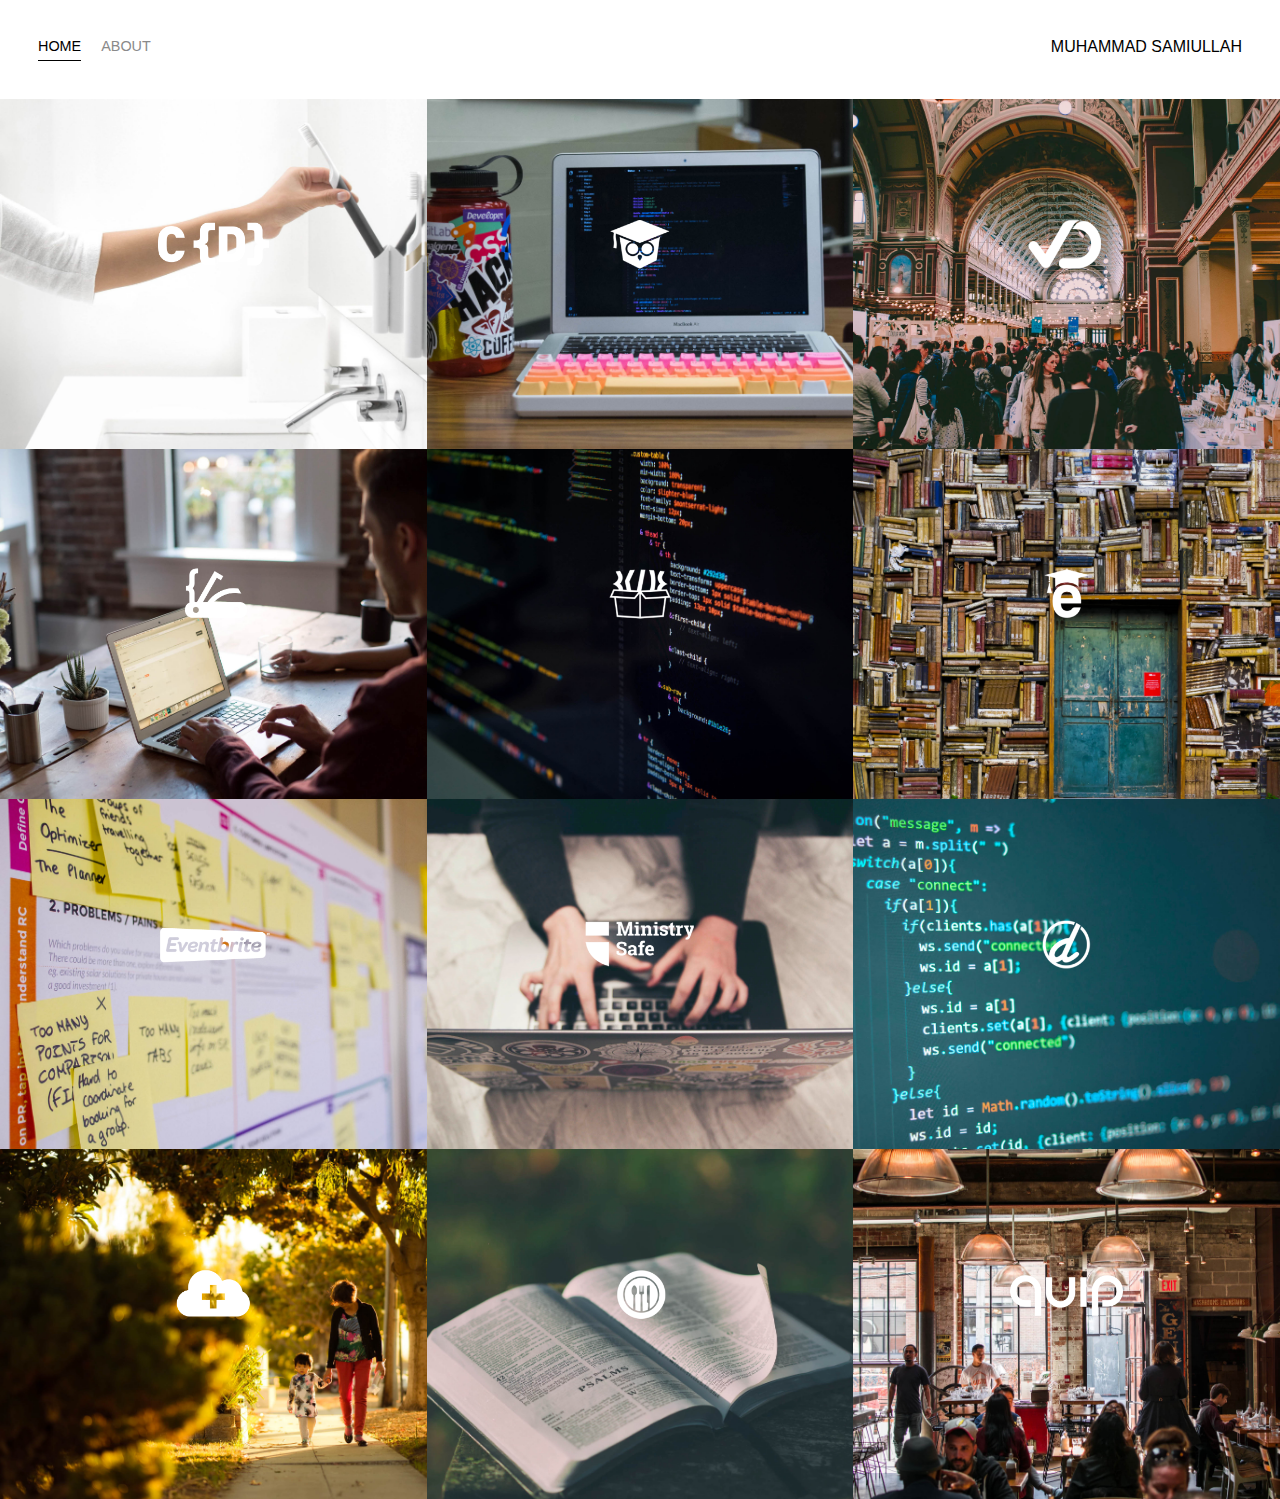
<file: index.html>
<!DOCTYPE html>
<html>

<head>
  <meta charset="utf-8">
  <title>My Webpage</title>
  <link rel="stylesheet" href="style.css">
</head>

<body>
  <div class="container">
    <div class="nav_wrapper">
      <div class="left_side">
        <div class="nav_link_wrapper active-nav-link">
          <a href="index.html">Home</a>
        </div>
        <div class="nav_link_wrapper">
          <a href="about.html">About</a>
        </div>
      </div>
      <div class="right_side">
        <div class="brand">
          <div>Muhammad Samiullah</div>
        </div>
      </div>
    </div>
    <div class="content-wrapper">
      <div class="portfolio-items-wrapper">
        <div class="portfolio-item-wrapper">
          <div class="portfolio-img-background" style="background-image: url(images/portfolio1.jpg);"></div>
          <div class="img-text-wrapper">
            <div class="logo-wrapper">
              <img src="images/logos/crondose.png">
            </div>
            <div class="subtitle">
              I am developing this website. Hope it turns good!
            </div>
          </div>
        </div>
        <div class="portfolio-item-wrapper">
          <div class="portfolio-img-background" style="background-image: url(images/portfolio2.jpg);"></div>
          <div class="img-text-wrapper">
            <div class="logo-wrapper">
              <img src="images/logos/dailysmarty.png">
            </div>
            <div class="subtitle">
              I am developing this website. Hope it turns out good!
            </div>
          </div>
        </div>
        <div class="portfolio-item-wrapper">
          <div class="portfolio-img-background" style="background-image: url(images/portfolio3.jpg);"></div>
          <div class="img-text-wrapper">
            <div class="logo-wrapper">
              <img src="images/logos/dashtrack.png">
            </div>
            <div class="subtitle">
              I am developing this website. Hope it turns out good!
            </div>
          </div>
        </div>
        <div class="portfolio-item-wrapper">
          <div class="portfolio-img-background" style="background-image: url(images/portfolio4.jpg);"></div>
          <div class="img-text-wrapper">
            <div class="logo-wrapper">
              <img src="images/logos/devcamp.png">
            </div>
            <div class="subtitle">
              I am developing this website. Hope it turns out good!
            </div>
          </div>
        </div>
        <div class="portfolio-item-wrapper">
          <div class="portfolio-img-background" style="background-image: url(images/portfolio5.jpg);"></div>
          <div class="img-text-wrapper">
            <div class="logo-wrapper">
              <img src="images/logos/devtrunk.png">
            </div>
            <div class="subtitle">
              I am developing this website. Hope it turns out good!
            </div>
          </div>
        </div>
        <div class="portfolio-item-wrapper">
          <div class="portfolio-img-background" style="background-image: url(images/portfolio6.jpg);"></div>
          <div class="img-text-wrapper">
            <div class="logo-wrapper">
              <img src="images/logos/edutechional.png">
            </div>
            <div class="subtitle">
              I am developing this website. Hope it turns out good!
            </div>
          </div>
        </div>
        <div class="portfolio-item-wrapper">
          <div class="portfolio-img-background" style="background-image: url(images/portfolio7.jpg);"></div>
          <div class="img-text-wrapper">
            <div class="logo-wrapper">
              <img src="images/logos/eventbrite.png">
            </div>
            <div class="subtitle">
              I am developing this website. Hope it turns out good!
            </div>
          </div>
        </div>
        <div class="portfolio-item-wrapper">
          <div class="portfolio-img-background" style="background-image: url(images/portfolio8.jpg);"></div>
          <div class="img-text-wrapper">
            <div class="logo-wrapper">
              <img src="images/logos/ministry-safe.png">
            </div>
            <div class="subtitle">
              I am developing this website. Hope it turns out good!
            </div>
          </div>
        </div>
        <div class="portfolio-item-wrapper">
          <div class="portfolio-img-background" style="background-image: url(images/portfolio9.jpg);"></div>
          <div class="img-text-wrapper">
            <div class="logo-wrapper">
              <img src="images/logos/open-devos.png">
            </div>
            <div class="subtitle">
              I am developing this website. Hope it turns out good!
            </div>
          </div>
        </div>
        <div class="portfolio-item-wrapper">
          <div class="portfolio-img-background" style="background-image: url(images/portfolio10.jpg);"></div>
          <div class="img-text-wrapper">
            <div class="logo-wrapper">
              <img src="images/logos/shop-hacker.png">
            </div>
            <div class="subtitle">
              I am developing this website. Hope it turns out good!
            </div>
          </div>
        </div>
        <div class="portfolio-item-wrapper">
          <div class="portfolio-img-background" style="background-image: url(images/portfolio11.jpg);"></div>
          <div class="img-text-wrapper">
            <div class="logo-wrapper">
              <img src="images/logos/toastability.png">
            </div>
            <div class="subtitle">
              I am developing this website. Hope it turns out good!
            </div>
          </div>
        </div>
        <div class="portfolio-item-wrapper">
          <div class="portfolio-img-background" style="background-image: url(images/portfolio12.jpg);"></div>
          <div class="img-text-wrapper">
            <div class="logo-wrapper">
              <img src="images/logos/quip.png">
            </div>
            <div class="subtitle">
              I am developing this website. Hope it turns out good!
            </div>
          </div>
        </div>
      </div>
    </div>
  </div>
</body>
<script>
  const portfolioItems = document.querySelectorAll('.portfolio-item-wrapper')
  portfolioItems.forEach(portfolioItem => {
    portfolioItem.addEventListener('mouseover', () => {
      portfolioItem.childNodes[1].classList.add('img-darken');
    })

    portfolioItem.addEventListener('mouseout', () => {
      portfolioItem.childNodes[1].classList.remove('img-darken');
    })
  })
</script>
</html>
</file>
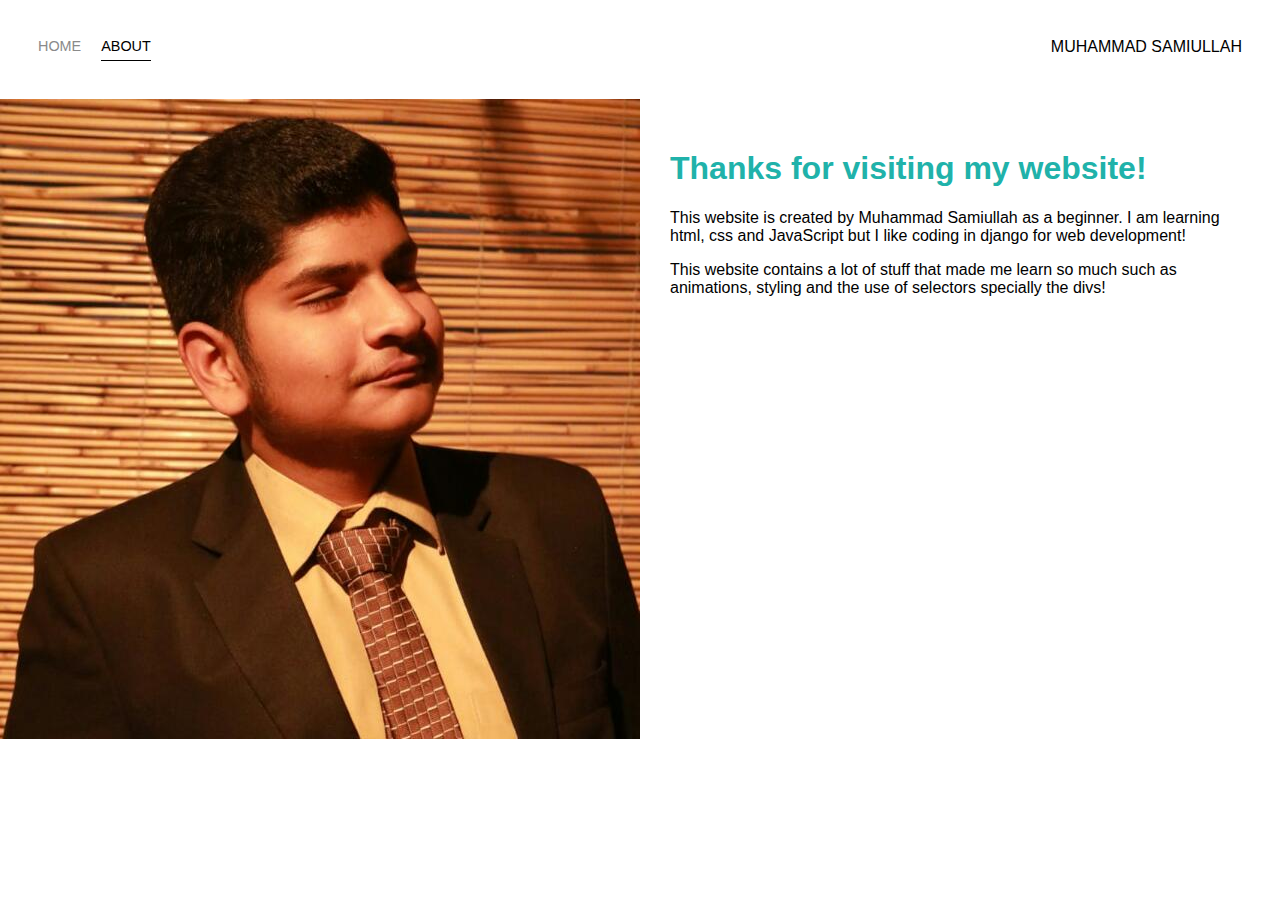
<file: about.html>
<!DOCTYPE html>
<html>

<head>
  <meta charset="utf-8">
  <title>About</title>
  <link rel="stylesheet" href="style.css">
</head>

<body>
  <div class="container">
    <div class="nav_wrapper">
      <div class="left_side">
        <div class="nav_link_wrapper">
          <a href="index.html">Home</a>
        </div>
        <div class="nav_link_wrapper active-nav-link">
          <a href="about.html">About</a>
        </div>
      </div>
      <div class="right_side">
        <div class="brand">
          <div>Muhammad Samiullah</div>
        </div>
      </div>
    </div>
    <div class="content-wrapper">
      <div class="two-column-wrapper">
        <div class="profile-image-wrapper">
          <img src="images/profile.jpg">
        </div>
        <div class="profile-content-wrapper">
          <h1>Thanks for visiting my website!</h1>
          <p>This website is created by Muhammad Samiullah as a beginner. I am learning html, css and JavaScript but I
            like coding in django for web development!</p>
          <p>This website contains a lot of stuff that made me learn so much such as animations, styling and the use of
            selectors specially the divs!</p>
        </div>
      </div>
    </div>
  </div>
</body>

</html>
</file>
<file: style.css>
/* Master Styles */
body {
  margin: 0px;
  font-family: Arial, Helvetica, sans-serif;
}

.container {
  display: grid;
  grid-template-columns: 1fr;
}

/* Navbar Styles */

.nav_wrapper {
  display: flex;
  justify-content: space-between;
  padding: 38px;
  text-transform: uppercase;
}

.left_side {
  display: flex;

}

.nav_wrapper > .left_side > div {
  margin-right: 20px;
  font-size: 0.9em;
  text-transform: uppercase;
}

.nav_link_wrapper {
  height: 22px;
  border-bottom: 1px solid transparent;
  transition: border-bottom 0.5s;
}

.nav_link_wrapper a {
  color: #8a8a8a;
  text-decoration: none;
  transition: color 0.5s;
}

.nav_link_wrapper:hover {
  border-bottom: 1px solid black;
}

.nav_link_wrapper a:hover {
  color: black;
}

.active-nav-link {
  border-bottom: 1px solid black;
}

.active-nav-link a {
  color: black !important;
}

/* portfolio styles */

.portfolio-items-wrapper {
  display: grid;
  grid-template-columns: 1fr 1fr 1fr;
}

.portfolio-item-wrapper {
  position: relative;
}

.portfolio-img-background {
  height: 350px;
  width: 100%;
  background-size: cover;
  background-position: center;
  background-repeat: no-repeat;
}

.img-text-wrapper {
  position: absolute;
  top: 0;
  display: flex;
  flex-direction: column;
  justify-content: center;
  align-items: center;
  height: 100%;
  text-align: center;
  padding-left: 100px;
  padding-right: 100px;
}

.logo-wrapper img {
  width: 50%;
  margin-bottom: 20px;
}

.img-text-wrapper .subtitle {
  color: transparent;
  transition: 1s;
  font-weight: 600;
}

.img-text-wrapper:hover .subtitle {
  font-weight: 600;
  color: lightseagreen;
}

.img-darken {
  transition: 1s;
  filter: brightness(10%);
}

.two-column-wrapper {
  display: grid;
  grid-template-columns: 1fr 1fr;
}

.profile-image-wrapper img {
  width: 100%;
}

.profile-content-wrapper {
  padding: 30px;
}

.profile-content-wrapper h1 {
  color: lightseagreen;
}
</file>
